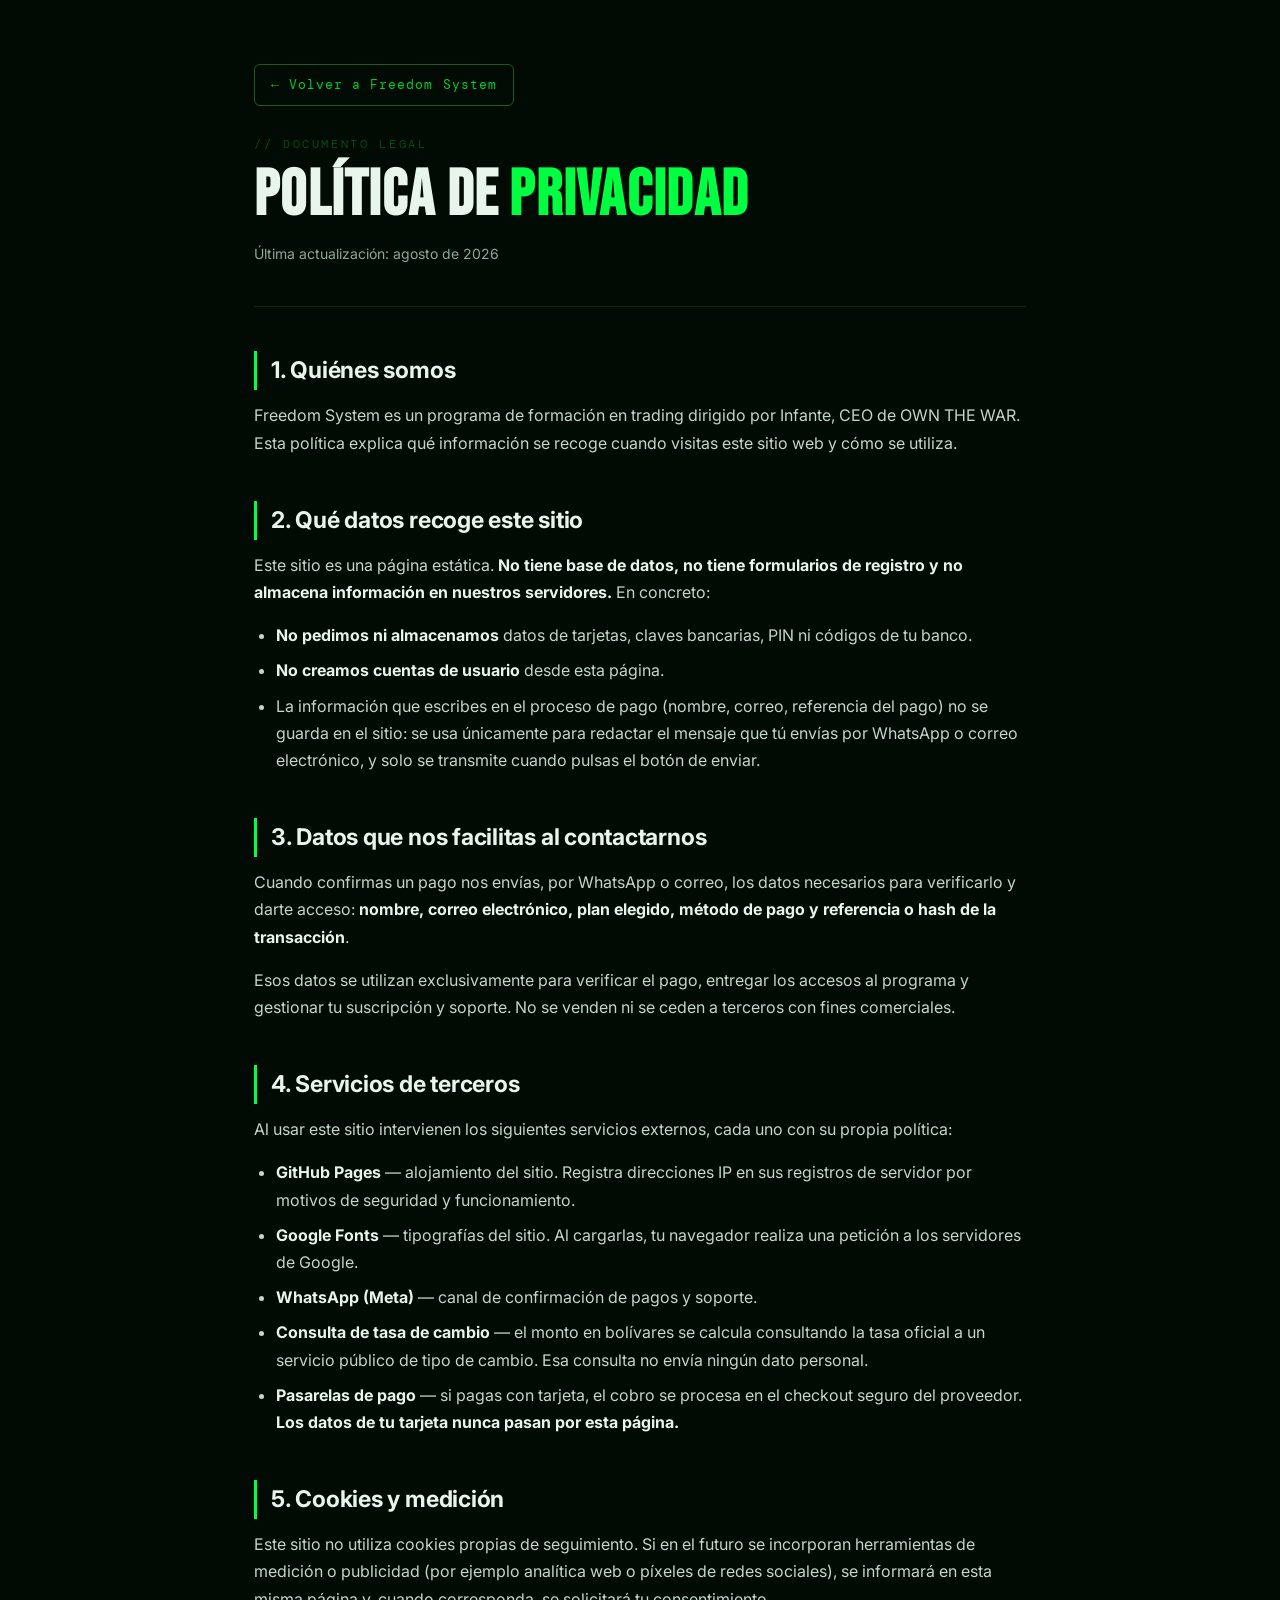
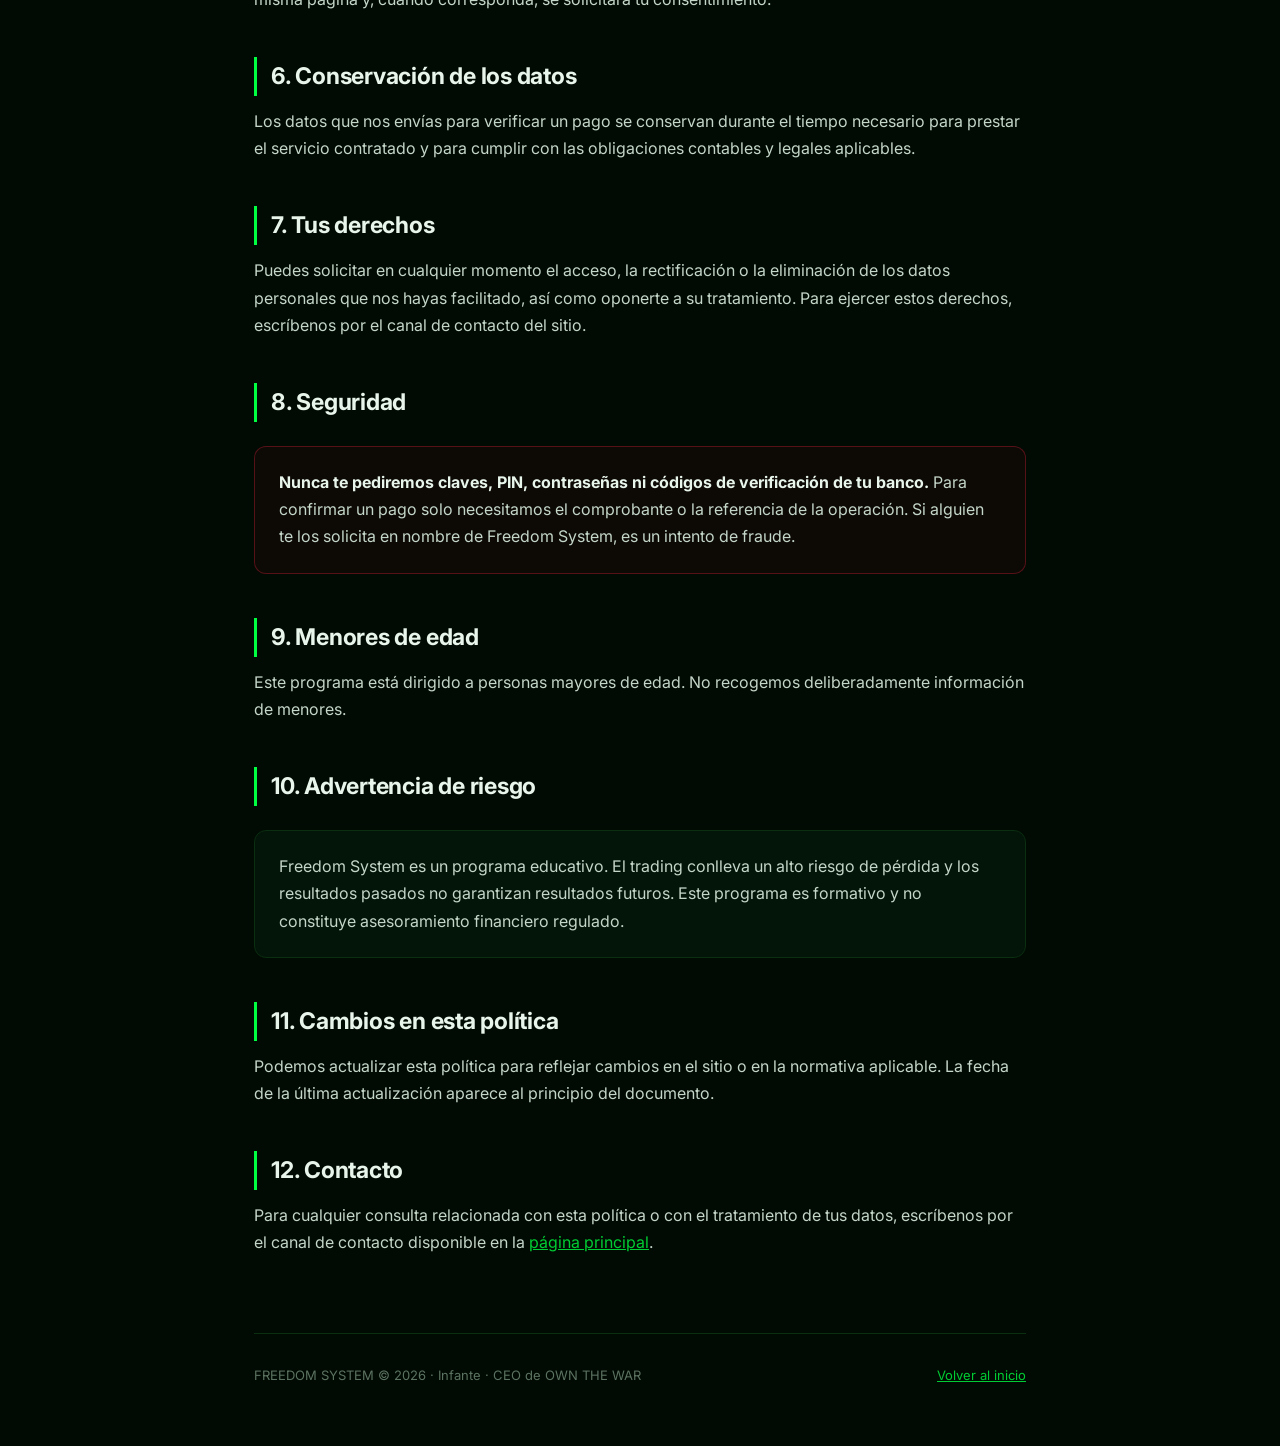
<file: privacidad.html>
<!doctype html>
<html lang="es">
<head>
<meta charset="utf-8">
<meta name="viewport" content="width=device-width, initial-scale=1">
<title>Política de Privacidad — FREEDOM SYSTEM</title>
<meta name="description" content="Política de privacidad de Freedom System: qué datos se recogen, cómo se usan y cómo ejercer tus derechos.">
<meta name="theme-color" content="#010a03">
<meta name="robots" content="index, follow">
<link rel="icon" href="favicon.ico" sizes="any">
<link rel="icon" href="favicon.svg" type="image/svg+xml">
<link rel="apple-touch-icon" href="apple-touch-icon.png">
<link rel="preconnect" href="https://fonts.googleapis.com">
<link rel="preconnect" href="https://fonts.gstatic.com" crossorigin>
<link href="https://fonts.googleapis.com/css2?family=Bebas+Neue&family=Inter:wght@300;400;500;600;700;800&family=DM+Mono:wght@400;500&display=swap" rel="stylesheet">
<style>
  :root{
    --bg-void:#010a03; --bg-card:#031408; --border:#0a2e10; --border-bright:#1a5c25;
    --green:#00ff41; --green-mid:#00cc33; --green-dim:#004d14;
    --txt:#e8f5ea; --txt-dim:#8fa894;
  }
  *{box-sizing:border-box}
  html{scroll-behavior:smooth}
  body{
    margin:0;background:var(--bg-void);color:var(--txt);
    font-family:Inter,'Segoe UI',system-ui,-apple-system,Arial,sans-serif;
    line-height:1.7;-webkit-font-smoothing:antialiased;
  }
  body::before{
    content:'';position:fixed;inset:0;z-index:-1;pointer-events:none;opacity:.5;
    background-image:linear-gradient(rgba(0,255,65,.035) 1px,transparent 1px),
                     linear-gradient(90deg,rgba(0,255,65,.035) 1px,transparent 1px);
    background-size:52px 52px;
    mask-image:radial-gradient(circle at 50% 0%,#000 10%,transparent 70%);
    -webkit-mask-image:radial-gradient(circle at 50% 0%,#000 10%,transparent 70%);
  }
  .wrap{max-width:820px;margin:auto;padding:0 24px}
  header{padding:64px 0 40px;border-bottom:1px solid var(--border)}
  .back{
    display:inline-flex;align-items:center;gap:9px;text-decoration:none;
    font-family:'DM Mono',ui-monospace,Consolas,monospace;font-size:13px;
    letter-spacing:.08em;color:var(--green-mid);border:1px solid var(--border-bright);
    padding:9px 16px;border-radius:6px;transition:.25s;
  }
  .back:hover{background:rgba(0,255,65,.08);color:var(--green)}
  .kicker{
    font-family:'DM Mono',ui-monospace,Consolas,monospace;font-size:12px;
    letter-spacing:.22em;text-transform:uppercase;color:var(--green-dim);margin:28px 0 10px;
  }
  h1{
    font-family:'Bebas Neue',Impact,sans-serif;font-size:clamp(38px,7vw,64px);
    line-height:1;letter-spacing:.02em;margin:0 0 14px;
  }
  h1 span{color:var(--green)}
  .updated{color:var(--txt-dim);font-size:14px;margin:0}
  main{padding:44px 0 60px}
  h2{
    font-size:clamp(19px,2.6vw,23px);margin:44px 0 12px;letter-spacing:-.01em;
    padding-left:14px;border-left:3px solid var(--green);
  }
  h2:first-of-type{margin-top:0}
  p{margin:0 0 16px;color:#c4d6c8}
  ul{margin:0 0 16px;padding-left:22px;color:#c4d6c8}
  li{margin-bottom:8px}
  strong{color:var(--txt)}
  a{color:var(--green-mid)}
  a:hover{color:var(--green)}
  .box{
    background:var(--bg-card);border:1px solid var(--border);
    border-radius:12px;padding:22px 24px;margin:24px 0;
  }
  .box p:last-child{margin-bottom:0}
  .warn{border-color:rgba(255,36,66,.3);background:rgba(255,36,66,.05)}
  footer{
    border-top:1px solid var(--border);padding:30px 0 60px;
    color:#5c7361;font-size:13px;display:flex;justify-content:space-between;gap:14px;flex-wrap:wrap;
  }
  @media(max-width:560px){header{padding:44px 0 30px}}
</style>
</head>
<body>

<div class="wrap">
  <header>
    <a class="back" href="index.html">&larr; Volver a Freedom System</a>
    <div class="kicker">// Documento legal</div>
    <h1>Política de <span>Privacidad</span></h1>
    <p class="updated">Última actualización: agosto de 2026</p>
  </header>

  <main>
    <h2>1. Quiénes somos</h2>
    <p>
      Freedom System es un programa de formación en trading dirigido por Infante, CEO de OWN THE WAR.
      Esta política explica qué información se recoge cuando visitas este sitio web y cómo se utiliza.
    </p>

    <h2>2. Qué datos recoge este sitio</h2>
    <p>
      Este sitio es una página estática. <strong>No tiene base de datos, no tiene formularios de registro
      y no almacena información en nuestros servidores.</strong> En concreto:
    </p>
    <ul>
      <li><strong>No pedimos ni almacenamos</strong> datos de tarjetas, claves bancarias, PIN ni códigos de tu banco.</li>
      <li><strong>No creamos cuentas de usuario</strong> desde esta página.</li>
      <li>La información que escribes en el proceso de pago (nombre, correo, referencia del pago) no se
        guarda en el sitio: se usa únicamente para redactar el mensaje que tú envías por WhatsApp o
        correo electrónico, y solo se transmite cuando pulsas el botón de enviar.</li>
    </ul>

    <h2>3. Datos que nos facilitas al contactarnos</h2>
    <p>
      Cuando confirmas un pago nos envías, por WhatsApp o correo, los datos necesarios para verificarlo
      y darte acceso: <strong>nombre, correo electrónico, plan elegido, método de pago y referencia o
      hash de la transacción</strong>.
    </p>
    <p>
      Esos datos se utilizan exclusivamente para verificar el pago, entregar los accesos al programa y
      gestionar tu suscripción y soporte. No se venden ni se ceden a terceros con fines comerciales.
    </p>

    <h2>4. Servicios de terceros</h2>
    <p>Al usar este sitio intervienen los siguientes servicios externos, cada uno con su propia política:</p>
    <ul>
      <li><strong>GitHub Pages</strong> — alojamiento del sitio. Registra direcciones IP en sus
        registros de servidor por motivos de seguridad y funcionamiento.</li>
      <li><strong>Google Fonts</strong> — tipografías del sitio. Al cargarlas, tu navegador realiza una
        petición a los servidores de Google.</li>
      <li><strong>WhatsApp (Meta)</strong> — canal de confirmación de pagos y soporte.</li>
      <li><strong>Consulta de tasa de cambio</strong> — el monto en bolívares se calcula consultando la
        tasa oficial a un servicio público de tipo de cambio. Esa consulta no envía ningún dato personal.</li>
      <li><strong>Pasarelas de pago</strong> — si pagas con tarjeta, el cobro se procesa en el checkout
        seguro del proveedor. <strong>Los datos de tu tarjeta nunca pasan por esta página.</strong></li>
    </ul>

    <h2>5. Cookies y medición</h2>
    <p>
      Este sitio no utiliza cookies propias de seguimiento. Si en el futuro se incorporan herramientas
      de medición o publicidad (por ejemplo analítica web o píxeles de redes sociales), se informará en
      esta misma página y, cuando corresponda, se solicitará tu consentimiento.
    </p>

    <h2>6. Conservación de los datos</h2>
    <p>
      Los datos que nos envías para verificar un pago se conservan durante el tiempo necesario para
      prestar el servicio contratado y para cumplir con las obligaciones contables y legales aplicables.
    </p>

    <h2>7. Tus derechos</h2>
    <p>
      Puedes solicitar en cualquier momento el acceso, la rectificación o la eliminación de los datos
      personales que nos hayas facilitado, así como oponerte a su tratamiento. Para ejercer estos
      derechos, escríbenos por el canal de contacto del sitio.
    </p>

    <h2>8. Seguridad</h2>
    <div class="box warn">
      <p>
        <strong>Nunca te pediremos claves, PIN, contraseñas ni códigos de verificación de tu banco.</strong>
        Para confirmar un pago solo necesitamos el comprobante o la referencia de la operación. Si alguien
        te los solicita en nombre de Freedom System, es un intento de fraude.
      </p>
    </div>

    <h2>9. Menores de edad</h2>
    <p>
      Este programa está dirigido a personas mayores de edad. No recogemos deliberadamente información
      de menores.
    </p>

    <h2>10. Advertencia de riesgo</h2>
    <div class="box">
      <p>
        Freedom System es un programa educativo. El trading conlleva un alto riesgo de pérdida y los
        resultados pasados no garantizan resultados futuros. Este programa es formativo y no constituye
        asesoramiento financiero regulado.
      </p>
    </div>

    <h2>11. Cambios en esta política</h2>
    <p>
      Podemos actualizar esta política para reflejar cambios en el sitio o en la normativa aplicable.
      La fecha de la última actualización aparece al principio del documento.
    </p>

    <h2>12. Contacto</h2>
    <p>
      Para cualquier consulta relacionada con esta política o con el tratamiento de tus datos, escríbenos
      por el canal de contacto disponible en la <a href="index.html">página principal</a>.
    </p>
  </main>

  <footer>
    <span>FREEDOM SYSTEM © 2026 · Infante · CEO de OWN THE WAR</span>
    <span><a href="index.html">Volver al inicio</a></span>
  </footer>
</div>

</body>
</html>
</file>
